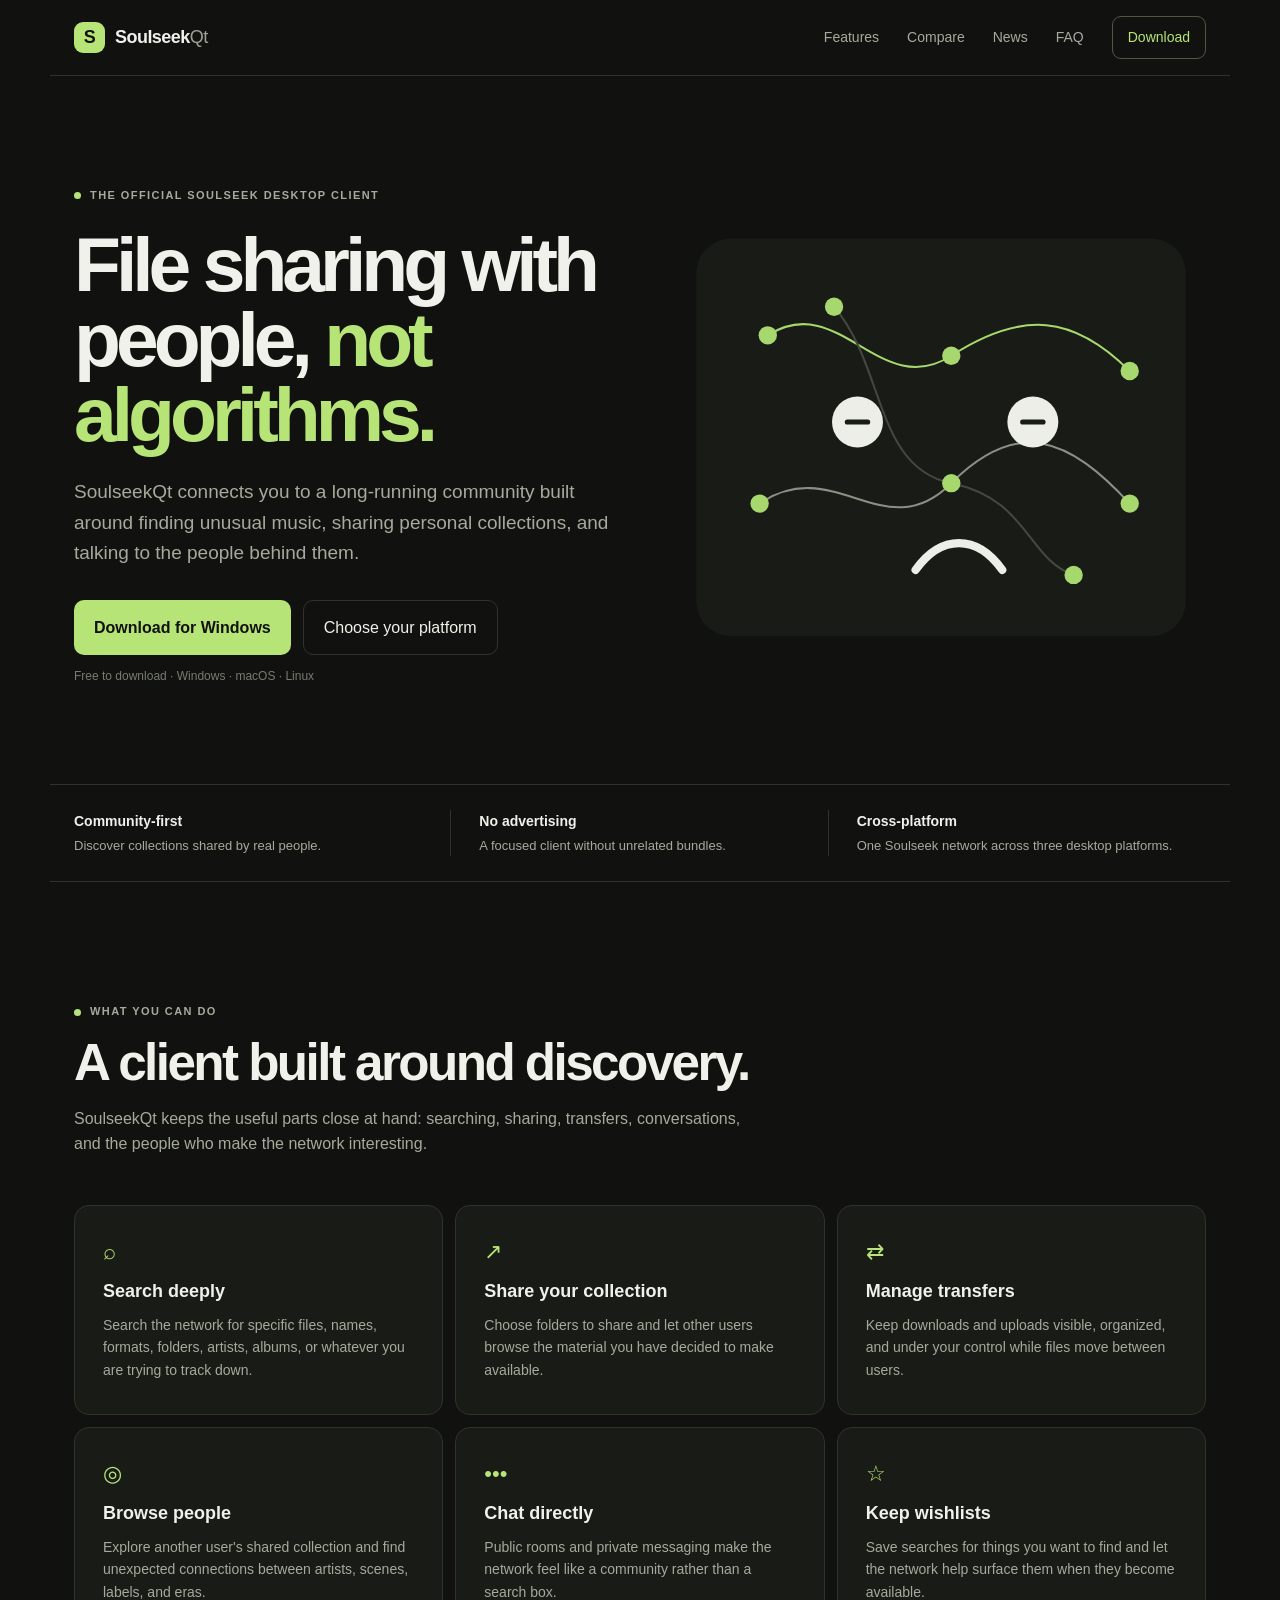
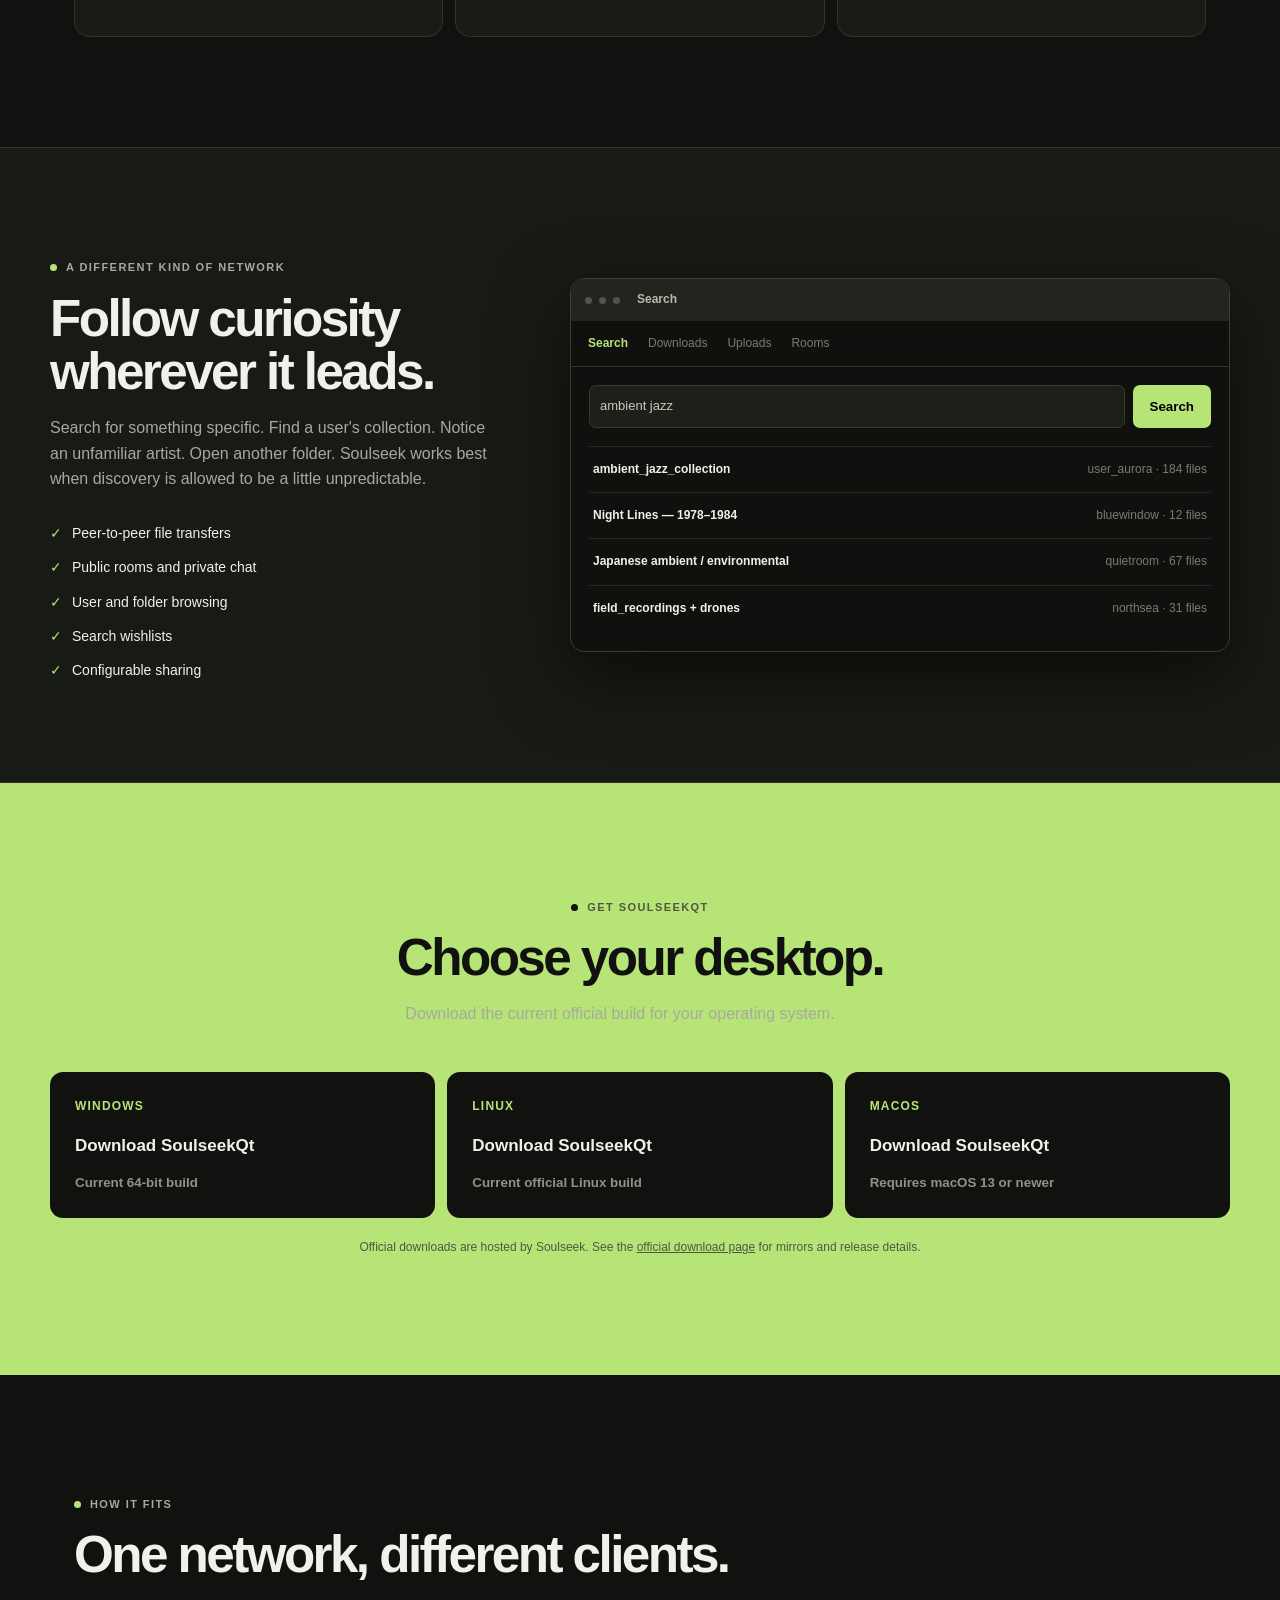
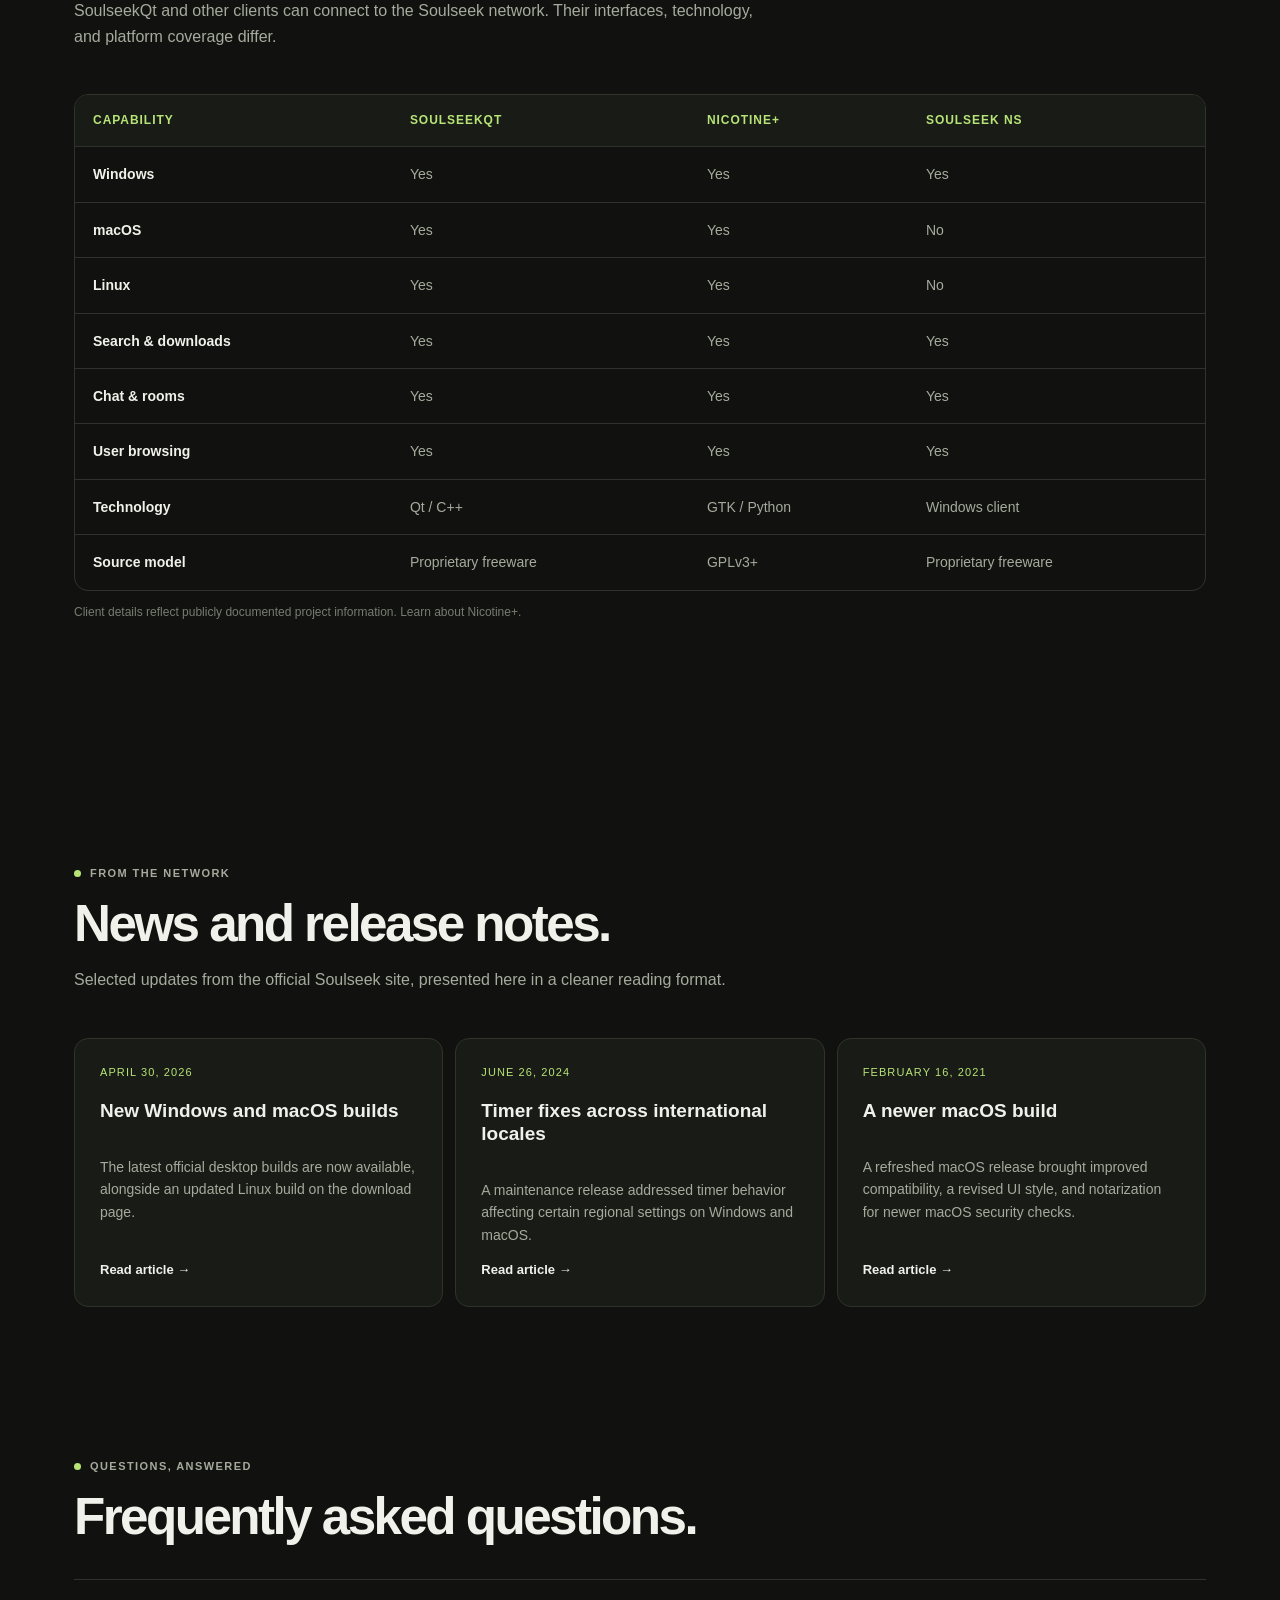
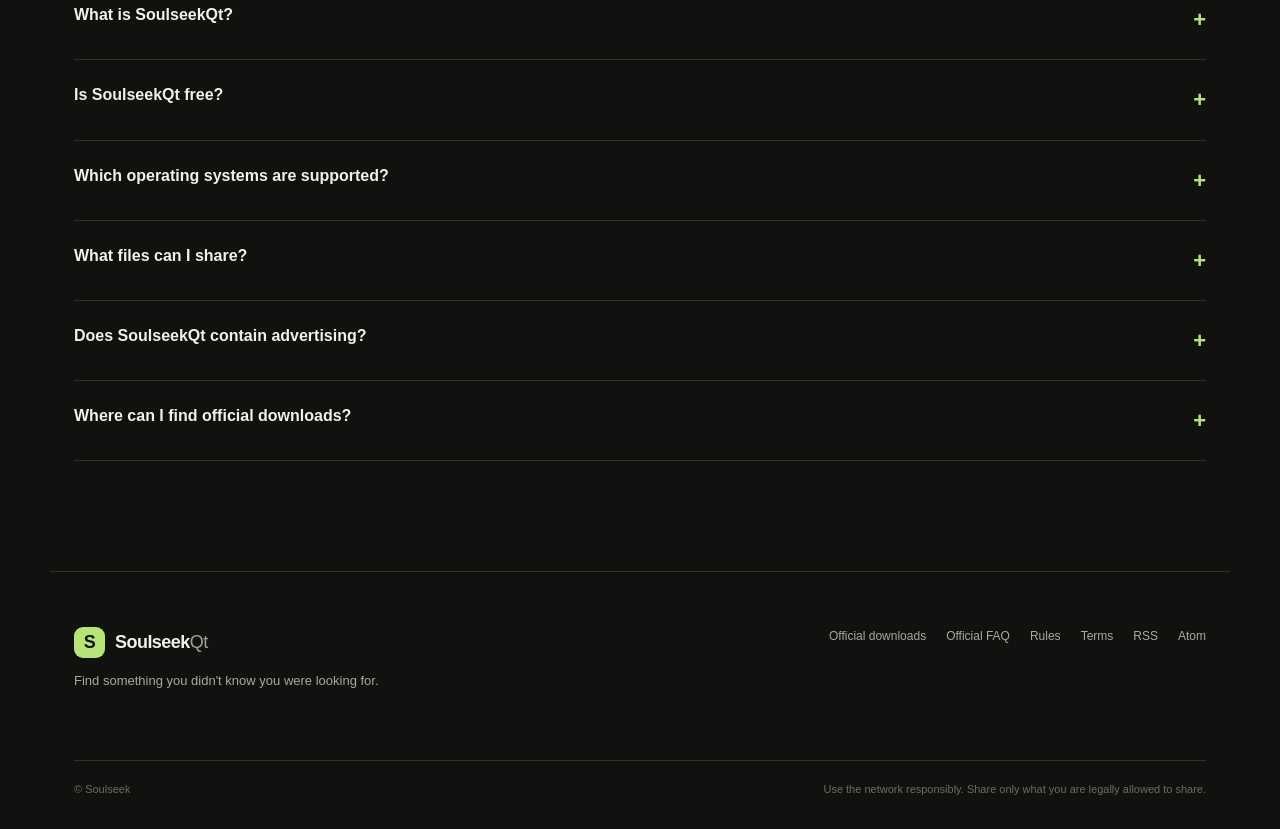
<file: index.html>
<!doctype html>
<html lang="en">
<head>
<meta charset="utf-8">
<meta name="viewport" content="width=device-width, initial-scale=1">
<title>SoulseekQt — File sharing with people, not algorithms</title>
<meta name="description" content="SoulseekQt is the official cross-platform Soulseek file-sharing client for Windows, macOS, and Linux. Search, share, chat, browse collections, and discover music with a global community.">
<meta name="keywords" content="SoulseekQt, Soulseek, file sharing, peer-to-peer, P2P, music discovery, file sharing client, Windows, macOS, Linux">
<meta name="author" content="Soulseek">
<meta name="robots" content="index, follow, max-image-preview:large">
<meta name="theme-color" content="#11120f">
<meta name="color-scheme" content="dark light">
<link rel="canonical" href="https://soulseek-qt.github.io/">
<link rel="icon" href="/favicon.svg" type="image/svg+xml">
<link rel="manifest" href="/site.webmanifest">
<link rel="alternate" type="application/rss+xml" title="SoulseekQt News RSS" href="/feed.xml">
<link rel="alternate" type="application/atom+xml" title="SoulseekQt News Atom" href="/atom.xml">
<meta property="og:type" content="website">
<meta property="og:title" content="SoulseekQt — File sharing with people, not algorithms">
<meta property="og:description" content="A simple, community-powered file-sharing client for Windows, macOS, and Linux.">
<meta property="og:url" content="https://soulseek-qt.github.io/">
<meta property="og:site_name" content="SoulseekQt">
<meta property="og:image" content="/favicon.svg">
<meta name="twitter:card" content="summary">
<meta name="twitter:title" content="SoulseekQt — File sharing with people, not algorithms">
<meta name="twitter:description" content="Search, share, chat and discover files through the Soulseek community.">
<link rel="stylesheet" href="/styles.css">
<script type="application/ld+json">
{
  "@context":"https://schema.org",
  "@type":"SoftwareApplication",
  "name":"SoulseekQt",
  "applicationCategory":"FileSharingApplication",
  "operatingSystem":"Windows, macOS, Linux",
  "description":"The official cross-platform client for the Soulseek peer-to-peer file-sharing network.",
  "url":"https://soulseek-qt.github.io/",
  "downloadUrl":"https://soulseek-qt.github.io/",
  "offers":{"@type":"Offer","price":"0","priceCurrency":"USD"}
}
</script>
<script type="application/ld+json">
{
  "@context":"https://schema.org",
  "@type":"FAQPage",
  "mainEntity":[
    {
      "@type":"Question",
      "name":"What is SoulseekQt?",
      "acceptedAnswer":{"@type":"Answer","text":"SoulseekQt is the official desktop client for the Soulseek peer-to-peer file-sharing network. It lets people search, share, download, upload, browse collections and communicate."}
    },
    {
      "@type":"Question",
      "name":"Is SoulseekQt free?",
      "acceptedAnswer":{"@type":"Answer","text":"Yes. SoulseekQt is free to download and use. The Soulseek service is supported by voluntary donations."}
    },
    {
      "@type":"Question",
      "name":"Which operating systems does SoulseekQt support?",
      "acceptedAnswer":{"@type":"Answer","text":"Official SoulseekQt builds are provided for Windows, macOS and Linux."}
    },
    {
      "@type":"Question",
      "name":"What can I share with SoulseekQt?",
      "acceptedAnswer":{"@type":"Answer","text":"You can share files and folders that you are legally allowed to share. Soulseek asks users to respect copyright and its service rules."}
    },
    {
      "@type":"Question",
      "name":"Does SoulseekQt include advertising?",
      "acceptedAnswer":{"@type":"Answer","text":"Soulseek is free and does not show advertising or bundle unrelated software with the client."}
    }
  ]
}
</script>
</head>
<body>
<header class="site-header">
  <a class="brand" href="/" aria-label="SoulseekQt home">
    <span class="brand-mark" aria-hidden="true">S</span>
    <span>Soulseek<span class="brand-light">Qt</span></span>
  </a>
  <nav aria-label="Primary navigation">
    <a href="#features">Features</a>
    <a href="#compare">Compare</a>
    <a href="#news">News</a>
    <a href="#faq">FAQ</a>
    <a class="nav-download" href="#download">Download</a>
  </nav>
</header>

<main>
<section class="hero">
  <div class="hero-copy">
    <p class="eyebrow"><span></span> The official Soulseek desktop client</p>
    <h1>File sharing with people, <em>not algorithms.</em></h1>
    <p class="hero-text">SoulseekQt connects you to a long-running community built around finding unusual music, sharing personal collections, and talking to the people behind them.</p>
    <div class="hero-actions">
      <a class="download-button-windows" href="https://f004.backblazeb2.com/file/SoulseekQt/SoulseekQt-2026-4-30-64bit.exe">Download for Windows</a>
      <a class="secondary-button" href="#download">Choose your platform</a>
    </div>
    <p class="microcopy">Free to download · Windows · macOS · Linux</p>
  </div>
  <div class="hero-art" aria-label="Illustration of connected Soulseek users" role="img">
    <svg viewBox="0 0 520 440" xmlns="http://www.w3.org/2000/svg">
      <rect x="20" y="25" width="480" height="390" rx="34" fill="#191b16"/>
      <path d="M90 120C160 75 200 185 270 140S390 100 445 155" fill="none" stroke="#a7d86d" stroke-width="2"/>
      <path d="M82 285C155 235 205 330 270 265S385 220 445 285" fill="none" stroke="#8c8f84" stroke-width="2"/>
      <path d="M155 92C205 150 195 250 270 265S345 340 390 355" fill="none" stroke="#45483f" stroke-width="2"/>
      <g fill="#a7d86d">
        <circle cx="90" cy="120" r="9"/><circle cx="270" cy="140" r="9"/><circle cx="445" cy="155" r="9"/>
        <circle cx="82" cy="285" r="9"/><circle cx="270" cy="265" r="9"/><circle cx="445" cy="285" r="9"/>
        <circle cx="155" cy="92" r="9"/><circle cx="390" cy="355" r="9"/>
      </g>
      <g fill="#eceee7">
        <circle cx="178" cy="205" r="25"/><circle cx="350" cy="205" r="25"/>
      </g>
      <path d="M168 205h20M340 205h20" stroke="#191b16" stroke-width="5" stroke-linecap="round"/>
      <path d="M235 350c25-35 60-35 85 0" fill="none" stroke="#eceee7" stroke-width="8" stroke-linecap="round"/>
    </svg>
  </div>
</section>

<section class="trust-strip" aria-label="Product highlights">
  <div><strong>Community-first</strong><span>Discover collections shared by real people.</span></div>
  <div><strong>No advertising</strong><span>A focused client without unrelated bundles.</span></div>
  <div><strong>Cross-platform</strong><span>One Soulseek network across three desktop platforms.</span></div>
</section>

<section id="features" class="section">
  <div class="section-heading">
    <p class="eyebrow"><span></span> What you can do</p>
    <h2>A client built around discovery.</h2>
    <p>SoulseekQt keeps the useful parts close at hand: searching, sharing, transfers, conversations, and the people who make the network interesting.</p>
  </div>
  <div class="feature-grid">
    <article class="feature-card">
      <div class="icon">⌕</div>
      <h3>Search deeply</h3>
      <p>Search the network for specific files, names, formats, folders, artists, albums, or whatever you are trying to track down.</p>
    </article>
    <article class="feature-card">
      <div class="icon">↗</div>
      <h3>Share your collection</h3>
      <p>Choose folders to share and let other users browse the material you have decided to make available.</p>
    </article>
    <article class="feature-card">
      <div class="icon">⇄</div>
      <h3>Manage transfers</h3>
      <p>Keep downloads and uploads visible, organized, and under your control while files move between users.</p>
    </article>
    <article class="feature-card">
      <div class="icon">◎</div>
      <h3>Browse people</h3>
      <p>Explore another user's shared collection and find unexpected connections between artists, scenes, labels, and eras.</p>
    </article>
    <article class="feature-card">
      <div class="icon">•••</div>
      <h3>Chat directly</h3>
      <p>Public rooms and private messaging make the network feel like a community rather than a search box.</p>
    </article>
    <article class="feature-card">
      <div class="icon">☆</div>
      <h3>Keep wishlists</h3>
      <p>Save searches for things you want to find and let the network help surface them when they become available.</p>
    </article>
  </div>
</section>

<section class="showcase">
  <div class="showcase-copy">
    <p class="eyebrow"><span></span> A different kind of network</p>
    <h2>Follow curiosity wherever it leads.</h2>
    <p>Search for something specific. Find a user's collection. Notice an unfamiliar artist. Open another folder. Soulseek works best when discovery is allowed to be a little unpredictable.</p>
    <ul class="check-list">
      <li>Peer-to-peer file transfers</li>
      <li>Public rooms and private chat</li>
      <li>User and folder browsing</li>
      <li>Search wishlists</li>
      <li>Configurable sharing</li>
    </ul>
  </div>
  <div class="window" aria-label="Example SoulseekQt interface">
    <div class="window-bar"><span></span><span></span><span></span><strong>Search</strong></div>
    <div class="window-tabs"><b>Search</b><span>Downloads</span><span>Uploads</span><span>Rooms</span></div>
    <div class="search-row"><div>ambient jazz</div><button type="button" id="demoSearch">Search</button></div>
    <div class="results" id="demoResults">
      <div><b>ambient_jazz_collection</b><span>user_aurora · 184 files</span></div>
      <div><b>Night Lines — 1978–1984</b><span>bluewindow · 12 files</span></div>
      <div><b>Japanese ambient / environmental</b><span>quietroom · 67 files</span></div>
      <div><b>field_recordings + drones</b><span>northsea · 31 files</span></div>
    </div>
  </div>
</section>

<section id="download" class="download-section">
  <div class="section-heading centered">
    <p class="eyebrow"><span></span> Get SoulseekQt</p>
    <h2>Choose your desktop.</h2>
    <p>Download the current official build for your operating system.</p>
  </div>
  <div class="download-grid">
    <a class="download-button-windows" href="https://f004.backblazeb2.com/file/SoulseekQt/SoulseekQt-2026-4-30-64bit.exe">
      <span class="platform">Windows</span><strong>Download SoulseekQt</strong><small>Current 64-bit build</small>
    </a>
    <a class="download-button-linux" href="https://f004.backblazeb2.com/file/SoulseekQt/SoulseekQt-2024-6-30.AppImage">
      <span class="platform">Linux</span><strong>Download SoulseekQt</strong><small>Current official Linux build</small>
    </a>
    <a class="download-button-macos" href="https://f004.backblazeb2.com/file/SoulseekQt/SoulseekQt-2026-4-30.dmg">
      <span class="platform">macOS</span><strong>Download SoulseekQt</strong><small>Requires macOS 13 or newer</small>
    </a>
  </div>
  <p class="download-note">Official downloads are hosted by Soulseek. See the <a href="#download">official download page</a> for mirrors and release details.</p>
</section>

<section id="compare" class="section">
  <div class="section-heading">
    <p class="eyebrow"><span></span> How it fits</p>
    <h2>One network, different clients.</h2>
    <p>SoulseekQt and other clients can connect to the Soulseek network. Their interfaces, technology, and platform coverage differ.</p>
  </div>
  <div class="table-wrap">
    <table>
      <caption>Soulseek client comparison</caption>
      <thead><tr><th>Capability</th><th>SoulseekQt</th><th>Nicotine+</th><th>Soulseek NS</th></tr></thead>
      <tbody>
        <tr><th>Windows</th><td>Yes</td><td>Yes</td><td>Yes</td></tr>
        <tr><th>macOS</th><td>Yes</td><td>Yes</td><td>No</td></tr>
        <tr><th>Linux</th><td>Yes</td><td>Yes</td><td>No</td></tr>
        <tr><th>Search &amp; downloads</th><td>Yes</td><td>Yes</td><td>Yes</td></tr>
        <tr><th>Chat &amp; rooms</th><td>Yes</td><td>Yes</td><td>Yes</td></tr>
        <tr><th>User browsing</th><td>Yes</td><td>Yes</td><td>Yes</td></tr>
        <tr><th>Technology</th><td>Qt / C++</td><td>GTK / Python</td><td>Windows client</td></tr>
        <tr><th>Source model</th><td>Proprietary freeware</td><td>GPLv3+</td><td>Proprietary freeware</td></tr>
      </tbody>
    </table>
  </div>
  <p class="table-note">Client details reflect publicly documented project information. <a href="https://nicotine-plus.org/">Learn about Nicotine+</a>.</p>
</section>

<section id="news" class="section news-section">
  <div class="section-heading">
    <p class="eyebrow"><span></span> From the network</p>
    <h2>News and release notes.</h2>
    <p>Selected updates from the official Soulseek site, presented here in a cleaner reading format.</p>
  </div>
  <div class="news-grid">
    <a class="news-card" href="/blog/2026-04-30-release.html">
      <span>April 30, 2026</span><h3>New Windows and macOS builds</h3><p>The latest official desktop builds are now available, alongside an updated Linux build on the download page.</p><strong>Read article →</strong>
    </a>
    <a class="news-card" href="/blog/2024-06-26-timers.html">
      <span>June 26, 2024</span><h3>Timer fixes across international locales</h3><p>A maintenance release addressed timer behavior affecting certain regional settings on Windows and macOS.</p><strong>Read article →</strong>
    </a>
    <a class="news-card" href="/blog/2021-02-16-macos.html">
      <span>February 16, 2021</span><h3>A newer macOS build</h3><p>A refreshed macOS release brought improved compatibility, a revised UI style, and notarization for newer macOS security checks.</p><strong>Read article →</strong>
    </a>
  </div>
</section>

<section id="faq" class="section faq-section">
  <div class="section-heading">
    <p class="eyebrow"><span></span> Questions, answered</p>
    <h2>Frequently asked questions.</h2>
  </div>
  <div class="faq-list">
    <details><summary>What is SoulseekQt?</summary><p>SoulseekQt is the official desktop client for the Soulseek peer-to-peer file-sharing network. It provides searching, sharing, downloads, uploads, user browsing, wishlists, chat, and rooms.</p></details>
    <details><summary>Is SoulseekQt free?</summary><p>Yes. SoulseekQt is free to download and use. The Soulseek service is supported by voluntary donations.</p></details>
    <details><summary>Which operating systems are supported?</summary><p>Official builds are provided for Windows, macOS, and Linux.</p></details>
    <details><summary>What files can I share?</summary><p>Only share material you are legally allowed to share or have permission to distribute. Soulseek's rules prohibit unauthorized and unlawful uses of the service.</p></details>
    <details><summary>Does SoulseekQt contain advertising?</summary><p>No. Soulseek states that the service is free and does not show advertising or include bundled software.</p></details>
    <details><summary>Where can I find official downloads?</summary><p>The official Soulseek download page lists current builds and mirrors for Windows, macOS, and Linux.</p></details>
  </div>
</section>
</main>

<footer class="site-footer">
  <div class="footer-main">
    <div><a class="brand" href="/"><span class="brand-mark">S</span><span>Soulseek<span class="brand-light">Qt</span></span></a><p>Find something you didn't know you were looking for.</p></div>
    <div class="footer-links">
      <a href="#download">Official downloads</a>
      <a href="https://www.slsknet.org/news/faq-page">Official FAQ</a>
      <a href="https://www.slsknet.org/news/node/681">Rules</a>
      <a href="https://www.slsknet.org/news/node/682">Terms</a>
      <a href="/feed.xml">RSS</a>
      <a href="/atom.xml">Atom</a>
    </div>
  </div>
  <div class="footer-bottom"><span>© Soulseek</span><span>Use the network responsibly. Share only what you are legally allowed to share.</span></div>
</footer>
<script src="/script.js" defer></script>
</body>
</html>
</file>
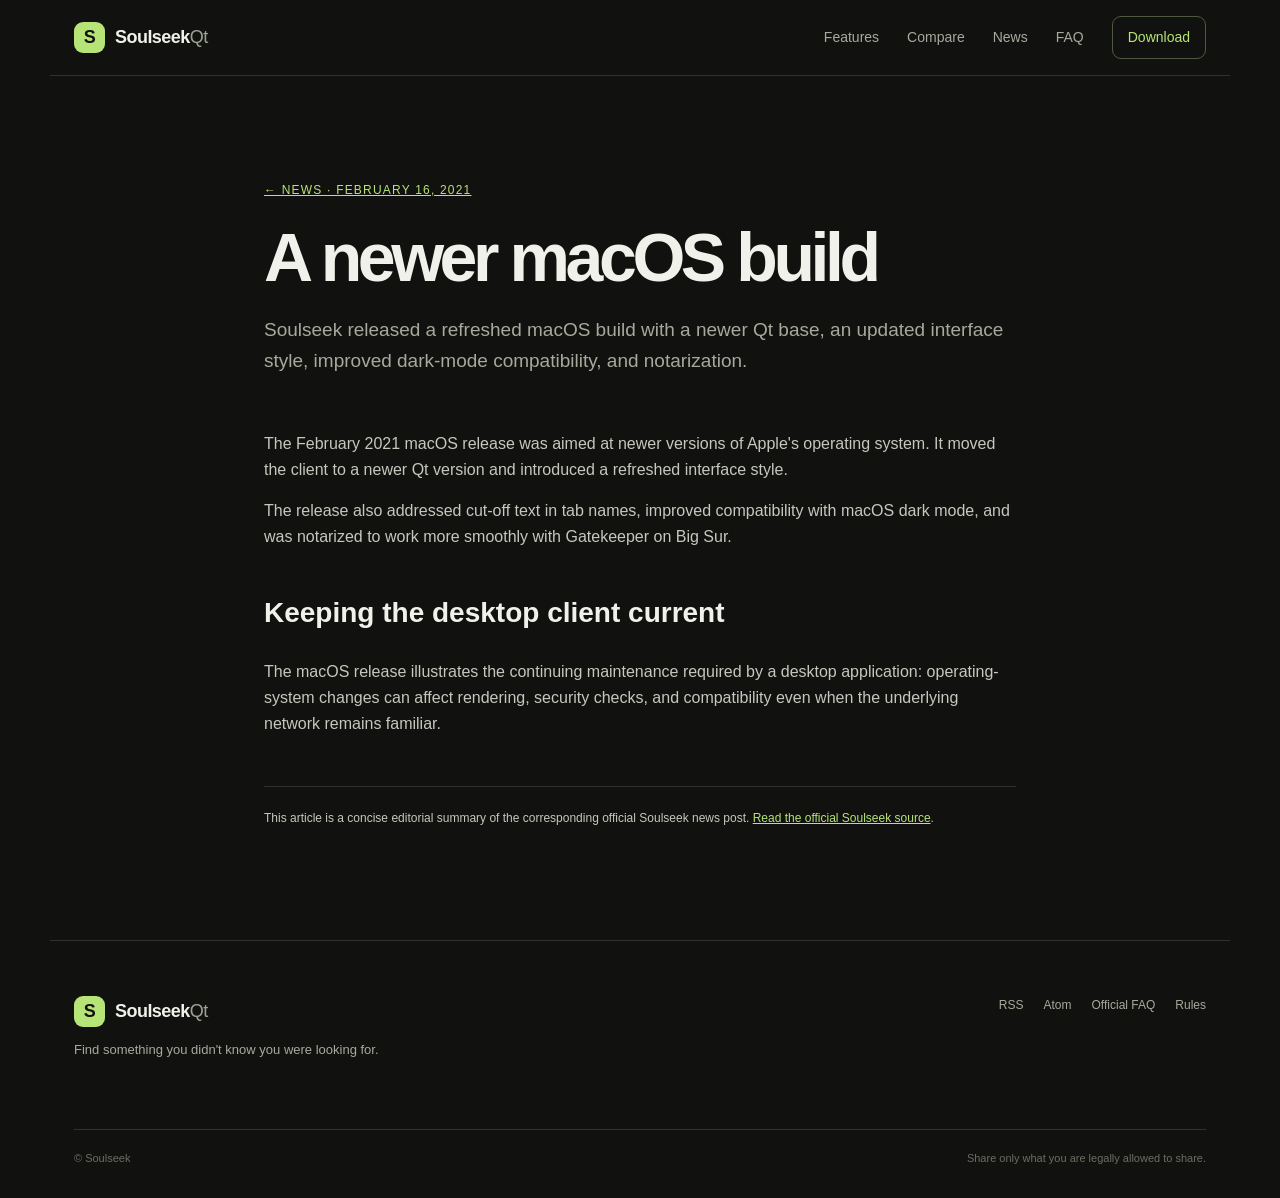
<file: blog/2021-02-16-macos.html>
<!doctype html>
<html lang="en">
<head>
<meta charset="utf-8">
<meta name="viewport" content="width=device-width, initial-scale=1">
<title>A newer macOS build — SoulseekQt</title>
<meta name="description" content="Soulseek released a refreshed macOS build with a newer Qt base, an updated interface style, improved dark-mode compatibility, and notarization.">
<meta name="robots" content="index, follow">
<link rel="canonical" href="https://www.slsknet.org/blog/2021-02-16-macos.html">
<link rel="icon" href="/favicon.svg" type="image/svg+xml">
<link rel="alternate" type="application/rss+xml" title="SoulseekQt News RSS" href="/feed.xml">
<link rel="alternate" type="application/atom+xml" title="SoulseekQt News Atom" href="/atom.xml">
<link rel="stylesheet" href="/styles.css">
</head>
<body>
<header class="site-header">
<a class="brand" href="/"><span class="brand-mark">S</span><span>Soulseek<span class="brand-light">Qt</span></span></a>
<nav aria-label="Primary navigation"><a href="/#features">Features</a><a href="/#compare">Compare</a><a href="/#news">News</a><a href="/#faq">FAQ</a><a class="nav-download" href="/#download">Download</a></nav>
</header>
<main class="article-main">
<a href="/#news" class="article-date">← News · February 16, 2021</a>
<h1>A newer macOS build</h1>
<p class="lead">Soulseek released a refreshed macOS build with a newer Qt base, an updated interface style, improved dark-mode compatibility, and notarization.</p>
<article>
<p>The February 2021 macOS release was aimed at newer versions of Apple's operating system. It moved the client to a newer Qt version and introduced a refreshed interface style.</p>
<p>The release also addressed cut-off text in tab names, improved compatibility with macOS dark mode, and was notarized to work more smoothly with Gatekeeper on Big Sur.</p>
<h2>Keeping the desktop client current</h2>
<p>The macOS release illustrates the continuing maintenance required by a desktop application: operating-system changes can affect rendering, security checks, and compatibility even when the underlying network remains familiar.</p>
</article>
<p class="source-note">This article is a concise editorial summary of the corresponding official Soulseek news post. <a href="https://www.slsknet.org/news/node/0">Read the official Soulseek source</a>.</p>
</main>
<footer class="site-footer">
<div class="footer-main"><div><a class="brand" href="/"><span class="brand-mark">S</span><span>Soulseek<span class="brand-light">Qt</span></span></a><p>Find something you didn't know you were looking for.</p></div><div class="footer-links"><a href="/feed.xml">RSS</a><a href="/atom.xml">Atom</a><a href="https://www.slsknet.org/news/faq-page">Official FAQ</a><a href="https://www.slsknet.org/news/node/681">Rules</a></div></div>
<div class="footer-bottom"><span>© Soulseek</span><span>Share only what you are legally allowed to share.</span></div>
</footer>
</body>
</html>
</file>
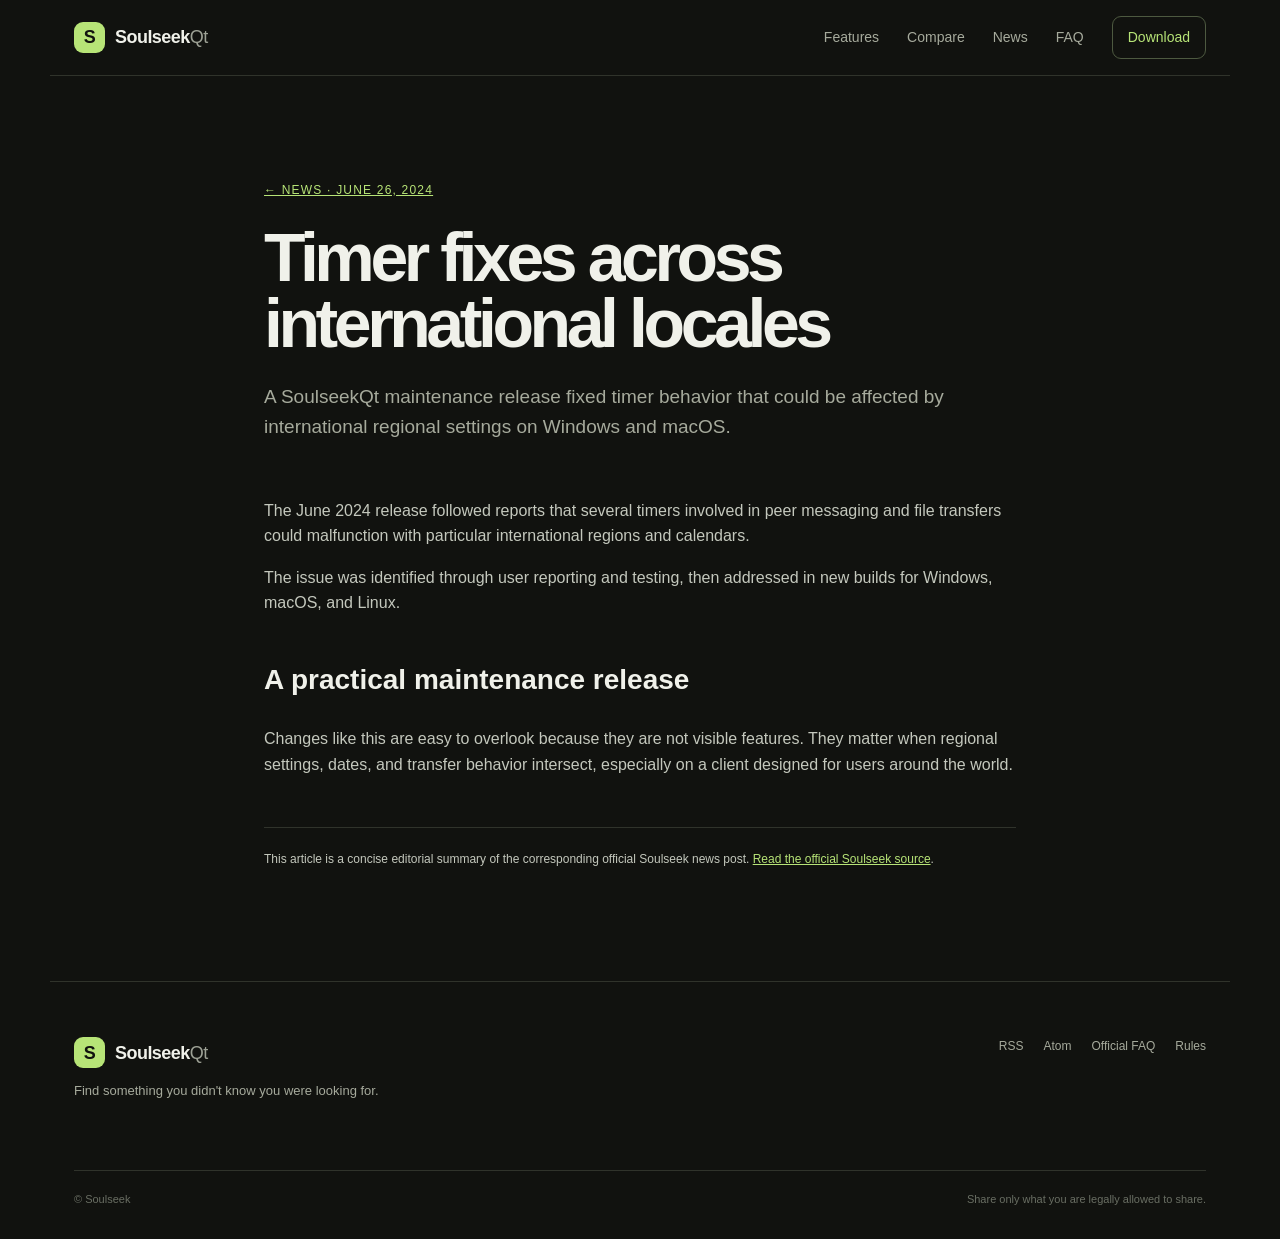
<file: blog/2024-06-26-timers.html>
<!doctype html>
<html lang="en">
<head>
<meta charset="utf-8">
<meta name="viewport" content="width=device-width, initial-scale=1">
<title>Timer fixes across international locales — SoulseekQt</title>
<meta name="description" content="A SoulseekQt maintenance release fixed timer behavior that could be affected by international regional settings on Windows and macOS.">
<meta name="robots" content="index, follow">
<link rel="canonical" href="https://www.slsknet.org/blog/2024-06-26-timers.html">
<link rel="icon" href="/favicon.svg" type="image/svg+xml">
<link rel="alternate" type="application/rss+xml" title="SoulseekQt News RSS" href="/feed.xml">
<link rel="alternate" type="application/atom+xml" title="SoulseekQt News Atom" href="/atom.xml">
<link rel="stylesheet" href="/styles.css">
</head>
<body>
<header class="site-header">
<a class="brand" href="/"><span class="brand-mark">S</span><span>Soulseek<span class="brand-light">Qt</span></span></a>
<nav aria-label="Primary navigation"><a href="/#features">Features</a><a href="/#compare">Compare</a><a href="/#news">News</a><a href="/#faq">FAQ</a><a class="nav-download" href="/#download">Download</a></nav>
</header>
<main class="article-main">
<a href="/#news" class="article-date">← News · June 26, 2024</a>
<h1>Timer fixes across international locales</h1>
<p class="lead">A SoulseekQt maintenance release fixed timer behavior that could be affected by international regional settings on Windows and macOS.</p>
<article>
<p>The June 2024 release followed reports that several timers involved in peer messaging and file transfers could malfunction with particular international regions and calendars.</p>
<p>The issue was identified through user reporting and testing, then addressed in new builds for Windows, macOS, and Linux.</p>
<h2>A practical maintenance release</h2>
<p>Changes like this are easy to overlook because they are not visible features. They matter when regional settings, dates, and transfer behavior intersect, especially on a client designed for users around the world.</p>
</article>
<p class="source-note">This article is a concise editorial summary of the corresponding official Soulseek news post. <a href="https://www.slsknet.org/news/node/3723">Read the official Soulseek source</a>.</p>
</main>
<footer class="site-footer">
<div class="footer-main"><div><a class="brand" href="/"><span class="brand-mark">S</span><span>Soulseek<span class="brand-light">Qt</span></span></a><p>Find something you didn't know you were looking for.</p></div><div class="footer-links"><a href="/feed.xml">RSS</a><a href="/atom.xml">Atom</a><a href="https://www.slsknet.org/news/faq-page">Official FAQ</a><a href="https://www.slsknet.org/news/node/681">Rules</a></div></div>
<div class="footer-bottom"><span>© Soulseek</span><span>Share only what you are legally allowed to share.</span></div>
</footer>
</body>
</html>
</file>
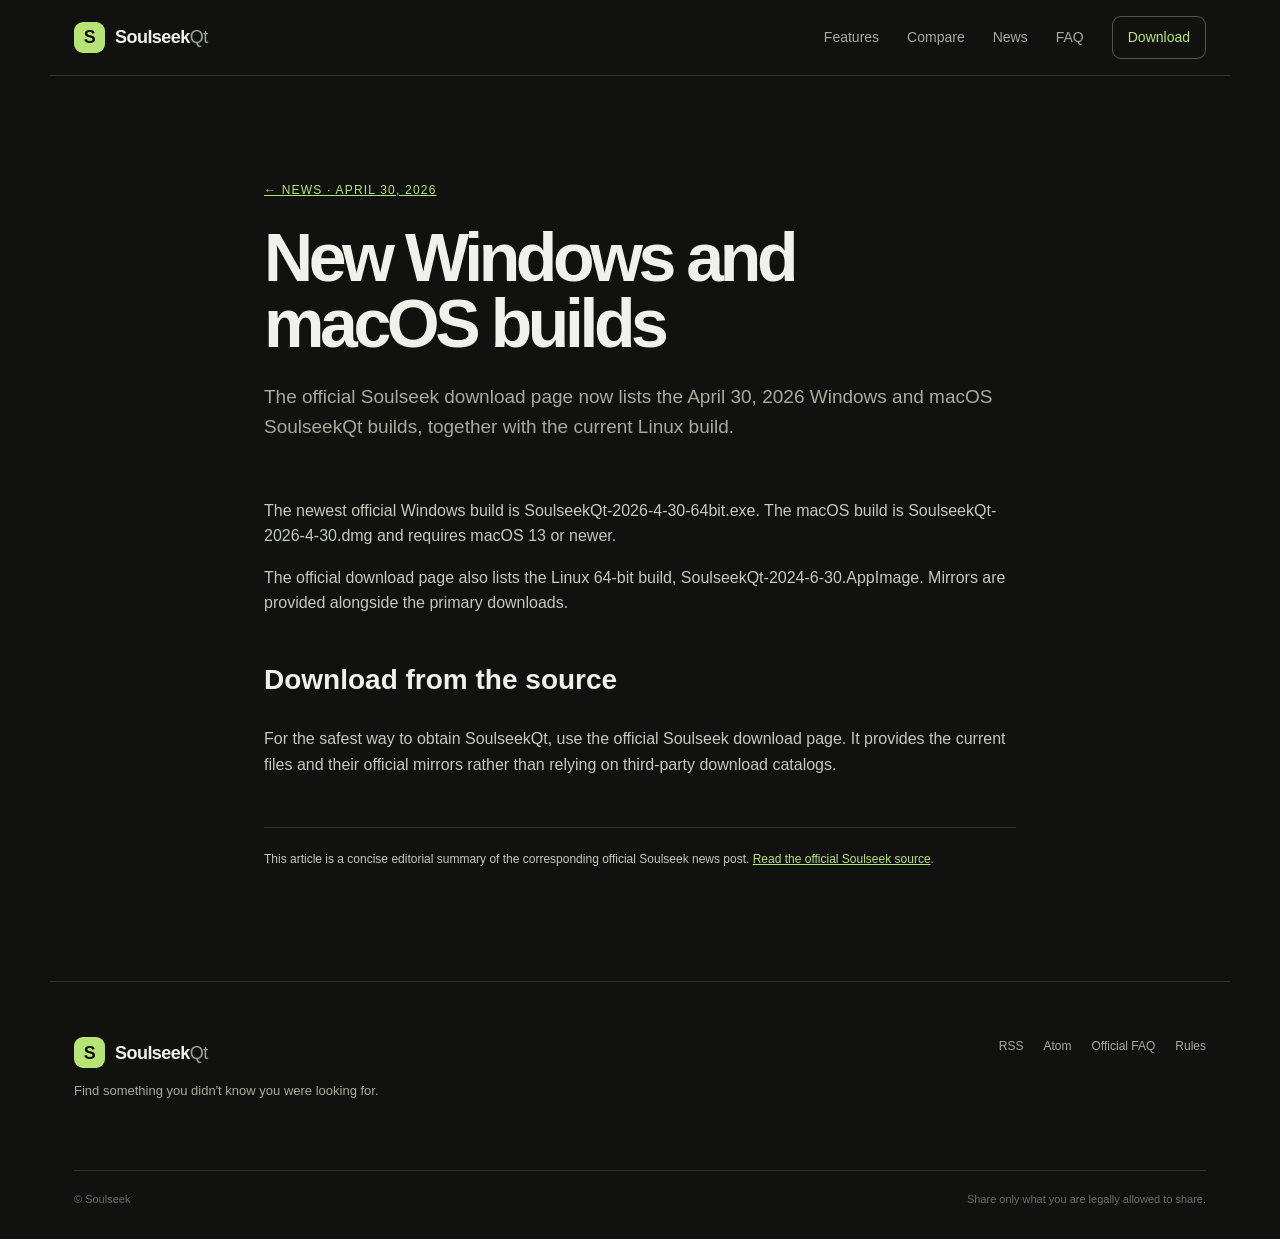
<file: blog/2026-04-30-release.html>
<!doctype html>
<html lang="en">
<head>
<meta charset="utf-8">
<meta name="viewport" content="width=device-width, initial-scale=1">
<title>New Windows and macOS builds — SoulseekQt</title>
<meta name="description" content="The official Soulseek download page now lists the April 30, 2026 Windows and macOS SoulseekQt builds, together with the current Linux build.">
<meta name="robots" content="index, follow">
<link rel="canonical" href="https://www.slsknet.org/blog/2026-04-30-release.html">
<link rel="icon" href="/favicon.svg" type="image/svg+xml">
<link rel="alternate" type="application/rss+xml" title="SoulseekQt News RSS" href="/feed.xml">
<link rel="alternate" type="application/atom+xml" title="SoulseekQt News Atom" href="/atom.xml">
<link rel="stylesheet" href="/styles.css">
</head>
<body>
<header class="site-header">
<a class="brand" href="/"><span class="brand-mark">S</span><span>Soulseek<span class="brand-light">Qt</span></span></a>
<nav aria-label="Primary navigation"><a href="/#features">Features</a><a href="/#compare">Compare</a><a href="/#news">News</a><a href="/#faq">FAQ</a><a class="nav-download" href="/#download">Download</a></nav>
</header>
<main class="article-main">
<a href="/#news" class="article-date">← News · April 30, 2026</a>
<h1>New Windows and macOS builds</h1>
<p class="lead">The official Soulseek download page now lists the April 30, 2026 Windows and macOS SoulseekQt builds, together with the current Linux build.</p>
<article>
<p>The newest official Windows build is SoulseekQt-2026-4-30-64bit.exe. The macOS build is SoulseekQt-2026-4-30.dmg and requires macOS 13 or newer.</p>
<p>The official download page also lists the Linux 64-bit build, SoulseekQt-2024-6-30.AppImage. Mirrors are provided alongside the primary downloads.</p>
<h2>Download from the source</h2>
<p>For the safest way to obtain SoulseekQt, use the official Soulseek download page. It provides the current files and their official mirrors rather than relying on third-party download catalogs.</p>
</article>
<p class="source-note">This article is a concise editorial summary of the corresponding official Soulseek news post. <a href="https://www.slsknet.org/news/node/1">Read the official Soulseek source</a>.</p>
</main>
<footer class="site-footer">
<div class="footer-main"><div><a class="brand" href="/"><span class="brand-mark">S</span><span>Soulseek<span class="brand-light">Qt</span></span></a><p>Find something you didn't know you were looking for.</p></div><div class="footer-links"><a href="/feed.xml">RSS</a><a href="/atom.xml">Atom</a><a href="https://www.slsknet.org/news/faq-page">Official FAQ</a><a href="https://www.slsknet.org/news/node/681">Rules</a></div></div>
<div class="footer-bottom"><span>© Soulseek</span><span>Share only what you are legally allowed to share.</span></div>
</footer>
</body>
</html>
</file>
<file: styles.css>
:root{--bg:#11120f;--panel:#191b16;--panel2:#20221c;--text:#f0f1ea;--muted:#a6aa9c;--line:#30332b;--lime:#b7e477;--lime2:#8fc84c;--max:1180px}
*{box-sizing:border-box}
html{scroll-behavior:smooth}
body{margin:0;background:var(--bg);color:var(--text);font-family:-apple-system,BlinkMacSystemFont,"Segoe UI",Roboto,Helvetica,Arial,sans-serif;line-height:1.6}
a{color:inherit;text-decoration:none}
.site-header{height:76px;display:flex;align-items:center;justify-content:space-between;max-width:var(--max);margin:auto;padding:0 24px;border-bottom:1px solid var(--line)}
.brand{display:flex;align-items:center;gap:10px;font-size:18px;font-weight:700;letter-spacing:-.03em}
.brand-mark{width:31px;height:31px;display:grid;place-items:center;border-radius:9px;background:var(--lime);color:#11120f;font-weight:900}
.brand-light{font-weight:400;color:#9da195}
nav{display:flex;align-items:center;gap:28px;color:var(--muted);font-size:14px}
nav a:hover,.footer-links a:hover{color:var(--text)}
.nav-download{padding:9px 15px;border:1px solid #4d5940;border-radius:9px;color:var(--lime)}
.hero{max-width:var(--max);margin:auto;padding:100px 24px 86px;display:grid;grid-template-columns:1.02fr .98fr;gap:50px;align-items:center}
.eyebrow{display:flex;align-items:center;gap:9px;text-transform:uppercase;letter-spacing:.13em;font-size:11px;color:var(--muted);font-weight:700}
.eyebrow span{width:7px;height:7px;background:var(--lime);border-radius:50%;display:inline-block}
h1{font-size:clamp(48px,6vw,80px);line-height:.98;letter-spacing:-.065em;margin:22px 0 25px;max-width:760px}
h1 em{color:var(--lime);font-style:normal}
.hero-text{font-size:19px;color:var(--muted);max-width:650px}
.hero-actions{display:flex;gap:12px;flex-wrap:wrap;margin-top:31px}
.download-button-windows,.download-button-linux,.download-button-macos{display:inline-flex;align-items:center;justify-content:center;gap:10px;background:var(--lime);color:#11120f;border-radius:10px;padding:14px 20px;font-weight:750;transition:.2s transform,.2s background}
.download-button-windows:hover,.download-button-linux:hover,.download-button-macos:hover{background:#caf29a;transform:translateY(-2px)}
.secondary-button{display:inline-flex;align-items:center;border:1px solid var(--line);border-radius:10px;padding:14px 20px;color:var(--text)}
.microcopy,.download-note,.table-note{font-size:12px;color:#777c70}
.hero-art svg{width:100%;height:auto;display:block}
.trust-strip{border-top:1px solid var(--line);border-bottom:1px solid var(--line);display:grid;grid-template-columns:repeat(3,1fr);max-width:var(--max);margin:auto;padding:25px 24px}
.trust-strip div{padding:0 28px;border-right:1px solid var(--line)}
.trust-strip div:first-child{padding-left:0}
.trust-strip div:last-child{border:0}
.trust-strip strong,.trust-strip span{display:block}
.trust-strip strong{font-size:14px}.trust-strip span{font-size:13px;color:var(--muted);margin-top:3px}
.section{max-width:var(--max);margin:auto;padding:110px 24px}
.section-heading{max-width:720px}
.section-heading h2,.showcase h2{font-size:clamp(34px,4vw,54px);line-height:1.05;letter-spacing:-.05em;margin:15px 0}
.section-heading>p:last-child,.showcase-copy>p{color:var(--muted);max-width:680px}
.feature-grid{display:grid;grid-template-columns:repeat(3,1fr);gap:12px;margin-top:48px}
.feature-card{background:var(--panel);border:1px solid var(--line);padding:28px;border-radius:15px;min-height:210px}
.icon{color:var(--lime);font-size:22px;height:38px}
.feature-card h3{font-size:18px;margin:5px 0 8px}.feature-card p{font-size:14px;color:var(--muted);margin:0}
.showcase{background:#181a15;border-top:1px solid var(--line);border-bottom:1px solid var(--line);padding:100px max(24px,calc((100% - 1180px)/2));display:grid;grid-template-columns:.8fr 1.2fr;gap:80px;align-items:center}
.check-list{list-style:none;padding:0;margin:30px 0 0;display:grid;gap:12px;font-size:14px}
.check-list li:before{content:"✓";color:var(--lime);margin-right:10px}
.window{border:1px solid #3a3e34;background:#10110e;border-radius:14px;overflow:hidden;box-shadow:0 25px 70px #0008}
.window-bar{height:42px;background:#22251e;display:flex;align-items:center;padding:0 14px;gap:7px;color:#888d81;font-size:12px}
.window-bar span{width:7px;height:7px;background:#50544a;border-radius:50%}.window-bar strong{margin-left:10px;color:#b6baad}
.window-tabs{display:flex;gap:20px;padding:13px 17px;border-bottom:1px solid var(--line);font-size:12px;color:#777c70}.window-tabs b{color:var(--lime)}
.search-row{display:flex;gap:8px;padding:18px}.search-row div{flex:1;background:#1d2019;border:1px solid #35392f;border-radius:7px;padding:10px;color:#c7cabe;font-size:13px}.search-row button{background:var(--lime);border:0;border-radius:7px;padding:0 17px;font-weight:700}
.results{padding:0 18px 20px}.results div{display:flex;justify-content:space-between;gap:20px;border-top:1px solid #272a23;padding:13px 4px;font-size:12px}.results span{color:#777c70}
.download-section{padding:105px 24px;background:var(--lime);color:#11120f;text-align:center}
.download-section .eyebrow{justify-content:center;color:#4e593f}.download-section .eyebrow span{background:#11120f}
.download-grid{max-width:var(--max);margin:45px auto 20px;display:grid;grid-template-columns:repeat(3,1fr);gap:12px;text-align:left}
.download-grid a{background:#11120f;color:var(--text);padding:25px;border-radius:13px;display:flex;flex-direction:column;align-items:flex-start}
.download-grid a:hover{background:#25291f;transform:translateY(-2px)}
.download-grid .platform{color:var(--lime);font-size:12px;text-transform:uppercase;letter-spacing:.1em;font-weight:700}
.download-grid strong{font-size:17px;margin-top:6px}.download-grid small{color:#8d9386;margin-top:3px}
.download-note{color:#4f5845}.download-note a{text-decoration:underline}
.centered{margin:auto}.table-wrap{overflow-x:auto;margin-top:45px;border:1px solid var(--line);border-radius:14px}
table{width:100%;border-collapse:collapse;min-width:700px;font-size:14px}caption{position:absolute;width:1px;height:1px;overflow:hidden}
th,td{padding:16px 18px;text-align:left;border-bottom:1px solid var(--line)}thead th{background:var(--panel);color:var(--lime);font-size:12px;text-transform:uppercase;letter-spacing:.08em}tbody th{font-weight:600}tbody td{color:var(--muted)}tbody tr:last-child th,tbody tr:last-child td{border-bottom:0}
.news-grid{display:grid;grid-template-columns:repeat(3,1fr);gap:12px;margin-top:45px}
.news-card{border:1px solid var(--line);background:var(--panel);border-radius:14px;padding:25px;display:flex;flex-direction:column;min-height:245px;transition:.2s transform,.2s border-color}
.news-card:hover{transform:translateY(-3px);border-color:#555d4a}.news-card span{color:var(--lime);font-size:11px;text-transform:uppercase;letter-spacing:.1em}.news-card h3{font-size:19px;line-height:1.2}.news-card p{font-size:14px;color:var(--muted);flex:1}.news-card strong{font-size:13px}
.faq-section{padding-top:30px}.faq-list{margin-top:35px;border-top:1px solid var(--line)}
details{border-bottom:1px solid var(--line);padding:22px 0}summary{cursor:pointer;font-weight:650;font-size:16px;list-style:none;display:flex;justify-content:space-between}summary:after{content:"+";color:var(--lime);font-size:22px}details[open] summary:after{content:"−"}details p{color:var(--muted);max-width:760px;font-size:14px;margin:14px 0 0}
.site-footer{border-top:1px solid var(--line);max-width:var(--max);margin:auto;padding:55px 24px 30px}.footer-main{display:flex;justify-content:space-between;gap:40px}.footer-main p{font-size:13px;color:var(--muted)}.footer-links{display:flex;gap:20px;flex-wrap:wrap;justify-content:flex-end;font-size:12px;color:var(--muted)}.footer-bottom{display:flex;justify-content:space-between;margin-top:55px;padding-top:20px;border-top:1px solid var(--line);font-size:11px;color:#696e63}
.article-main{max-width:800px;margin:auto;padding:100px 24px}.article-main .article-date{color:var(--lime);font-size:12px;text-transform:uppercase;letter-spacing:.1em}.article-main h1{font-size:clamp(42px,6vw,68px);max-width:850px}.article-main .lead{font-size:19px;color:var(--muted)}.article-main article{margin-top:55px}.article-main h2{margin-top:42px;font-size:28px}.article-main p,.article-main li{color:#c4c8bd}.article-main a{color:var(--lime);text-decoration:underline}.source-note{font-size:12px;color:#70756a;border-top:1px solid var(--line);padding-top:22px;margin-top:50px}
@media(max-width:850px){nav a:not(.nav-download){display:none}.hero,.showcase{grid-template-columns:1fr}.hero{padding-top:65px}.hero-art{order:-1}.trust-strip,.feature-grid,.download-grid,.news-grid{grid-template-columns:1fr}.trust-strip{gap:20px}.trust-strip div{padding:0;border:0}.showcase{padding-top:70px;padding-bottom:70px}.footer-main,.footer-bottom{flex-direction:column}.footer-links{justify-content:flex-start}.section{padding-top:75px;padding-bottom:75px}}
@media(prefers-reduced-motion:reduce){html{scroll-behavior:auto}*{transition:none!important}}
</file>
